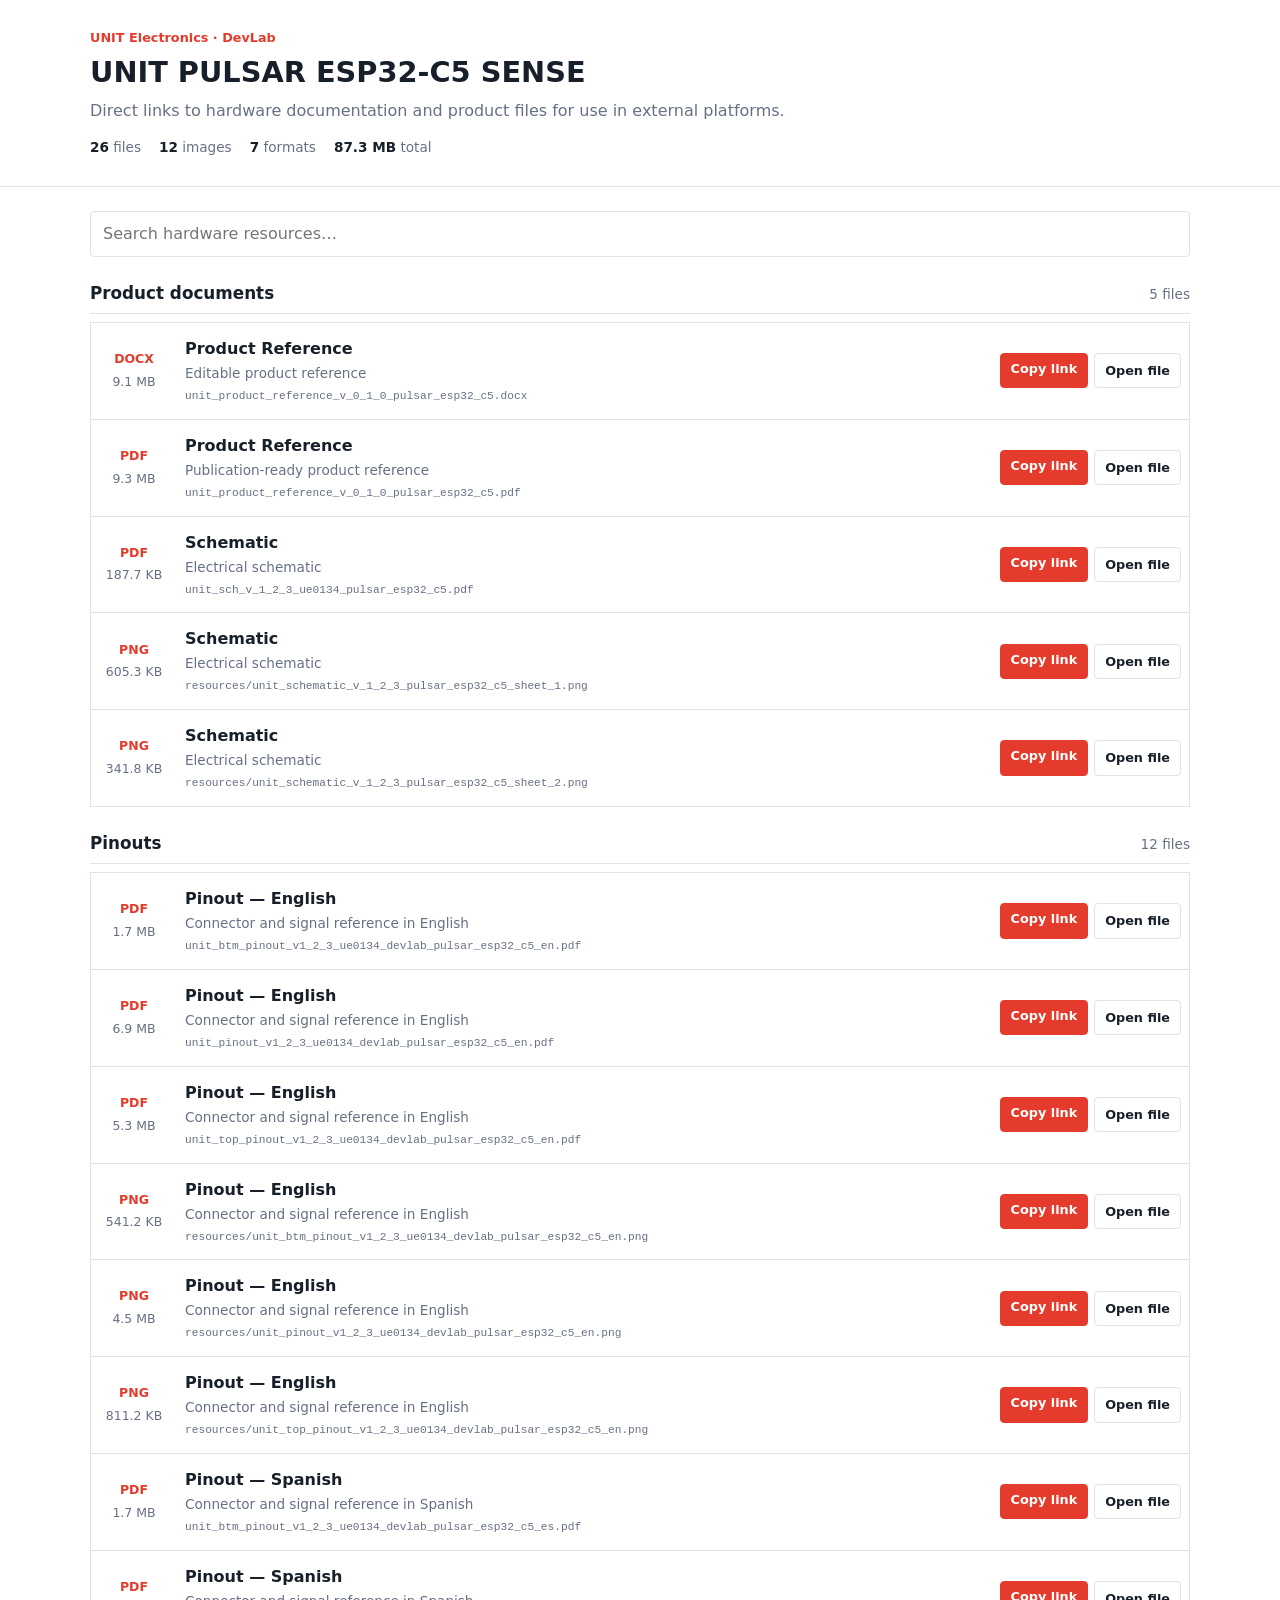
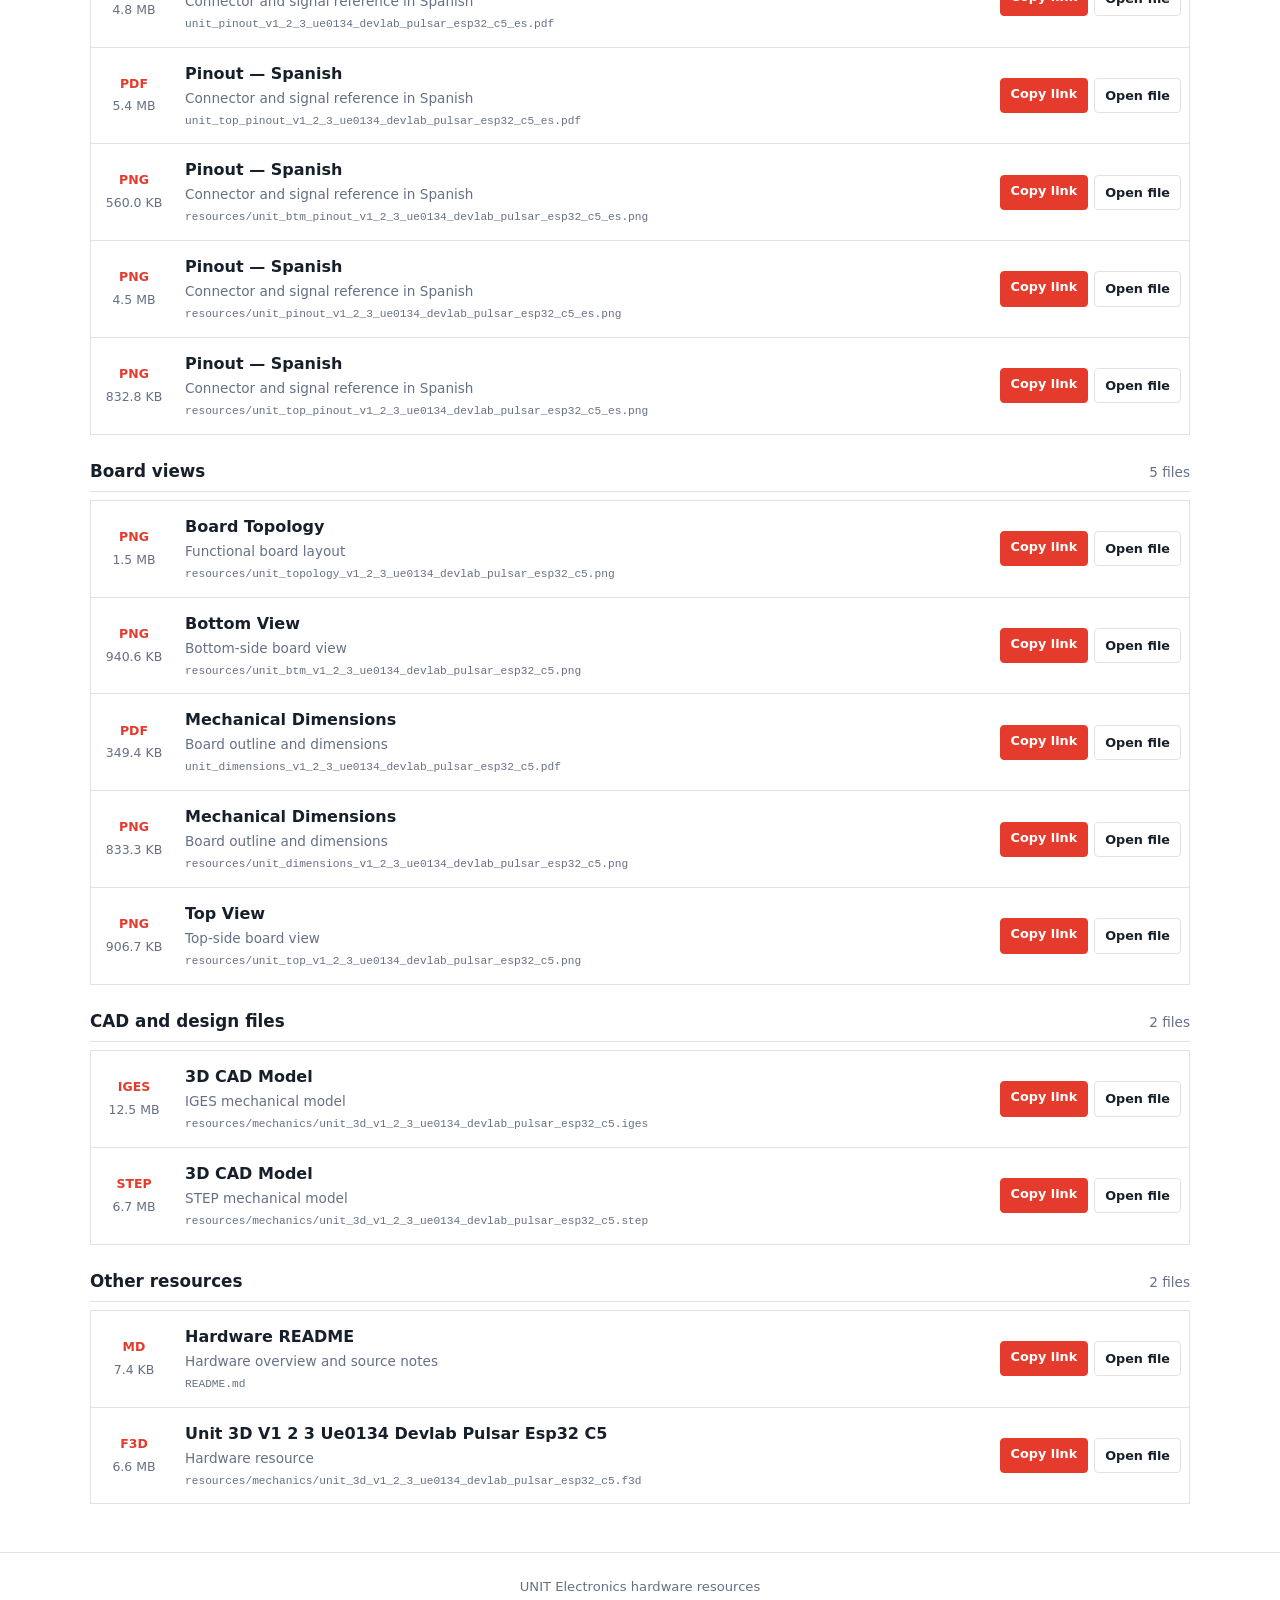
<file: docs/index.html>
<!DOCTYPE html>
<html lang="en">
<head>
  <base href="hardware/">
  <meta charset="UTF-8">
  <meta name="viewport" content="width=device-width, initial-scale=1.0">
  <meta name="description" content="UNIT PULSAR ESP32-C5 SENSE hardware documentation and downloads">
  <title>UNIT PULSAR ESP32-C5 SENSE | Hardware Resources</title>
  <style>
    :root {
      --ink: #17202a;
      --muted: #667085;
      --line: #dfe3e8;
      --brand: #e53b2c;
    }
    * { box-sizing: border-box; }
    body {
      margin: 0;
      color: var(--ink);
      font: 16px/1.5 Inter, ui-sans-serif, system-ui, -apple-system, sans-serif;
    }
    .site-header { border-bottom: 1px solid var(--line); }
    .header-content, main {
      width: min(1100px, calc(100% - 32px));
      margin: 0 auto;
    }
    .header-content { padding: 28px 0; }
    .eyebrow {
      margin: 0 0 4px;
      color: var(--brand);
      font-size: .8rem;
      font-weight: 700;
    }
    h1 { margin: 0; font-size: 1.8rem; }
    .subtitle { margin: 5px 0 0; color: var(--muted); }
    .summary {
      display: flex;
      flex-wrap: wrap;
      gap: 18px;
      margin-top: 14px;
      color: var(--muted);
      font-size: .85rem;
    }
    .summary strong { color: var(--ink); }
    main { padding: 24px 0 48px; }
    .toolbar { margin-bottom: 24px; }
    .search {
      width: 100%;
      padding: 10px 12px;
      border: 1px solid var(--line);
      border-radius: 4px;
      color: var(--ink);
      font: inherit;
    }
    .search:focus { outline: 2px solid #f6c4bf; border-color: var(--brand); }
    .resource-section { margin-top: 24px; }
    .section-heading {
      display: flex;
      align-items: baseline;
      justify-content: space-between;
      margin-bottom: 8px;
      border-bottom: 1px solid var(--line);
    }
    .section-heading h2 { margin: 0 0 7px; font-size: 1.05rem; }
    .section-heading span { color: var(--muted); font-size: .85rem; }
    .resource-list { border-top: 1px solid var(--line); }
    .resource-item {
      display: grid;
      grid-template-columns: 70px minmax(0, 1fr) auto;
      align-items: center;
      gap: 16px;
      padding: 14px 8px;
      border: 1px solid var(--line);
      border-top: 0;
    }
    .file-meta { display: grid; gap: 4px; text-align: center; }
    .file-type {
      color: var(--brand);
      font-size: .78rem;
    }
    .file-size { color: var(--muted); font-size: .78rem; }
    .resource-details { min-width: 0; }
    .resource-item h3 { margin: 0; font-size: 1rem; }
    .resource-item p {
      display: inline;
      margin: 0 8px 0 0;
      color: var(--muted);
      font-size: .85rem;
    }
    .resource-item code {
      display: block;
      overflow: hidden;
      margin-top: 3px;
      color: var(--muted);
      font-size: .7rem;
      text-overflow: ellipsis;
      white-space: nowrap;
    }
    .actions { display: flex; gap: 6px; }
    .button {
      display: inline-flex;
      justify-content: center;
      padding: 7px 10px;
      border: 1px solid var(--line);
      border-radius: 4px;
      color: var(--ink);
      background: #fff;
      cursor: pointer;
      text-decoration: none;
      font-size: .8rem;
      font-weight: 600;
      font-family: inherit;
    }
    .button:hover { border-color: #aeb4bd; }
    .button.primary { color: #fff; border-color: var(--brand); background: var(--brand); }
    .empty-state { display: none; padding: 32px 0; color: var(--muted); text-align: center; }
    footer { padding: 24px 16px; border-top: 1px solid var(--line); color: var(--muted); text-align: center; font-size: .82rem; }
    [hidden] { display: none !important; }
    .visually-hidden {
      position: absolute;
      width: 1px;
      height: 1px;
      padding: 0;
      margin: -1px;
      overflow: hidden;
      clip: rect(0, 0, 0, 0);
      white-space: nowrap;
      border: 0;
    }
    @media (max-width: 680px) {
      .resource-item { grid-template-columns: 52px minmax(0, 1fr); }
      .actions { grid-column: 1 / -1; padding-left: 68px; }
    }
  </style>
</head>
<body>
  <header class="site-header">
    <div class="header-content">
      <p class="eyebrow">UNIT Electronics · DevLab</p>
      <h1>UNIT PULSAR ESP32-C5 SENSE</h1>
      <p class="subtitle">Direct links to hardware documentation and product files for use in external platforms.</p>
      <div class="summary" aria-label="Resource summary">
        <span><strong>26</strong> files</span>
        <span><strong>12</strong> images</span>
        <span><strong>7</strong> formats</span>
        <span><strong>87.3 MB</strong> total</span>
      </div>
    </div>
  </header>
  <main>
    <div class="toolbar">
      <label for="resource-search" class="visually-hidden">Search hardware resources</label>
      <input id="resource-search" class="search" type="search" placeholder="Search hardware resources…" autocomplete="off">
    </div>

      <section class="resource-section">
        <div class="section-heading">
          <h2>Product documents</h2>
          <span>5 files</span>
        </div>
        <div class="resource-list">
        <article class="resource-item" data-search="product reference unit_product_reference_v_0_1_0_pulsar_esp32_c5.docx editable product reference">
          <div class="file-meta">
            <strong class="file-type">DOCX</strong>
            <span class="file-size">9.1 MB</span>
          </div>
          <div class="resource-details">
            <h3>Product Reference</h3>
            <p>Editable product reference</p>
            <code title="unit_product_reference_v_0_1_0_pulsar_esp32_c5.docx">unit_product_reference_v_0_1_0_pulsar_esp32_c5.docx</code>
          </div>
          <div class="actions">
            <button class="button primary copy-link" type="button" data-url="unit_product_reference_v_0_1_0_pulsar_esp32_c5.docx">Copy link</button>
            <a class="button" href="unit_product_reference_v_0_1_0_pulsar_esp32_c5.docx" target="_blank" rel="noopener">Open file</a>
          </div>
        </article>

        <article class="resource-item" data-search="product reference unit_product_reference_v_0_1_0_pulsar_esp32_c5.pdf publication-ready product reference">
          <div class="file-meta">
            <strong class="file-type">PDF</strong>
            <span class="file-size">9.3 MB</span>
          </div>
          <div class="resource-details">
            <h3>Product Reference</h3>
            <p>Publication-ready product reference</p>
            <code title="unit_product_reference_v_0_1_0_pulsar_esp32_c5.pdf">unit_product_reference_v_0_1_0_pulsar_esp32_c5.pdf</code>
          </div>
          <div class="actions">
            <button class="button primary copy-link" type="button" data-url="unit_product_reference_v_0_1_0_pulsar_esp32_c5.pdf">Copy link</button>
            <a class="button" href="unit_product_reference_v_0_1_0_pulsar_esp32_c5.pdf" target="_blank" rel="noopener">Open file</a>
          </div>
        </article>

        <article class="resource-item" data-search="schematic unit_sch_v_1_2_3_ue0134_pulsar_esp32_c5.pdf electrical schematic">
          <div class="file-meta">
            <strong class="file-type">PDF</strong>
            <span class="file-size">187.7 KB</span>
          </div>
          <div class="resource-details">
            <h3>Schematic</h3>
            <p>Electrical schematic</p>
            <code title="unit_sch_v_1_2_3_ue0134_pulsar_esp32_c5.pdf">unit_sch_v_1_2_3_ue0134_pulsar_esp32_c5.pdf</code>
          </div>
          <div class="actions">
            <button class="button primary copy-link" type="button" data-url="unit_sch_v_1_2_3_ue0134_pulsar_esp32_c5.pdf">Copy link</button>
            <a class="button" href="unit_sch_v_1_2_3_ue0134_pulsar_esp32_c5.pdf" target="_blank" rel="noopener">Open file</a>
          </div>
        </article>

        <article class="resource-item" data-search="schematic resources/unit_schematic_v_1_2_3_pulsar_esp32_c5_sheet_1.png electrical schematic">
          <div class="file-meta">
            <strong class="file-type">PNG</strong>
            <span class="file-size">605.3 KB</span>
          </div>
          <div class="resource-details">
            <h3>Schematic</h3>
            <p>Electrical schematic</p>
            <code title="resources/unit_schematic_v_1_2_3_pulsar_esp32_c5_sheet_1.png">resources/unit_schematic_v_1_2_3_pulsar_esp32_c5_sheet_1.png</code>
          </div>
          <div class="actions">
            <button class="button primary copy-link" type="button" data-url="resources/unit_schematic_v_1_2_3_pulsar_esp32_c5_sheet_1.png">Copy link</button>
            <a class="button" href="resources/unit_schematic_v_1_2_3_pulsar_esp32_c5_sheet_1.png" target="_blank" rel="noopener">Open file</a>
          </div>
        </article>

        <article class="resource-item" data-search="schematic resources/unit_schematic_v_1_2_3_pulsar_esp32_c5_sheet_2.png electrical schematic">
          <div class="file-meta">
            <strong class="file-type">PNG</strong>
            <span class="file-size">341.8 KB</span>
          </div>
          <div class="resource-details">
            <h3>Schematic</h3>
            <p>Electrical schematic</p>
            <code title="resources/unit_schematic_v_1_2_3_pulsar_esp32_c5_sheet_2.png">resources/unit_schematic_v_1_2_3_pulsar_esp32_c5_sheet_2.png</code>
          </div>
          <div class="actions">
            <button class="button primary copy-link" type="button" data-url="resources/unit_schematic_v_1_2_3_pulsar_esp32_c5_sheet_2.png">Copy link</button>
            <a class="button" href="resources/unit_schematic_v_1_2_3_pulsar_esp32_c5_sheet_2.png" target="_blank" rel="noopener">Open file</a>
          </div>
        </article>
        </div>
      </section>
      <section class="resource-section">
        <div class="section-heading">
          <h2>Pinouts</h2>
          <span>12 files</span>
        </div>
        <div class="resource-list">
        <article class="resource-item" data-search="pinout — english unit_btm_pinout_v1_2_3_ue0134_devlab_pulsar_esp32_c5_en.pdf connector and signal reference in english">
          <div class="file-meta">
            <strong class="file-type">PDF</strong>
            <span class="file-size">1.7 MB</span>
          </div>
          <div class="resource-details">
            <h3>Pinout — English</h3>
            <p>Connector and signal reference in English</p>
            <code title="unit_btm_pinout_v1_2_3_ue0134_devlab_pulsar_esp32_c5_en.pdf">unit_btm_pinout_v1_2_3_ue0134_devlab_pulsar_esp32_c5_en.pdf</code>
          </div>
          <div class="actions">
            <button class="button primary copy-link" type="button" data-url="unit_btm_pinout_v1_2_3_ue0134_devlab_pulsar_esp32_c5_en.pdf">Copy link</button>
            <a class="button" href="unit_btm_pinout_v1_2_3_ue0134_devlab_pulsar_esp32_c5_en.pdf" target="_blank" rel="noopener">Open file</a>
          </div>
        </article>

        <article class="resource-item" data-search="pinout — english unit_pinout_v1_2_3_ue0134_devlab_pulsar_esp32_c5_en.pdf connector and signal reference in english">
          <div class="file-meta">
            <strong class="file-type">PDF</strong>
            <span class="file-size">6.9 MB</span>
          </div>
          <div class="resource-details">
            <h3>Pinout — English</h3>
            <p>Connector and signal reference in English</p>
            <code title="unit_pinout_v1_2_3_ue0134_devlab_pulsar_esp32_c5_en.pdf">unit_pinout_v1_2_3_ue0134_devlab_pulsar_esp32_c5_en.pdf</code>
          </div>
          <div class="actions">
            <button class="button primary copy-link" type="button" data-url="unit_pinout_v1_2_3_ue0134_devlab_pulsar_esp32_c5_en.pdf">Copy link</button>
            <a class="button" href="unit_pinout_v1_2_3_ue0134_devlab_pulsar_esp32_c5_en.pdf" target="_blank" rel="noopener">Open file</a>
          </div>
        </article>

        <article class="resource-item" data-search="pinout — english unit_top_pinout_v1_2_3_ue0134_devlab_pulsar_esp32_c5_en.pdf connector and signal reference in english">
          <div class="file-meta">
            <strong class="file-type">PDF</strong>
            <span class="file-size">5.3 MB</span>
          </div>
          <div class="resource-details">
            <h3>Pinout — English</h3>
            <p>Connector and signal reference in English</p>
            <code title="unit_top_pinout_v1_2_3_ue0134_devlab_pulsar_esp32_c5_en.pdf">unit_top_pinout_v1_2_3_ue0134_devlab_pulsar_esp32_c5_en.pdf</code>
          </div>
          <div class="actions">
            <button class="button primary copy-link" type="button" data-url="unit_top_pinout_v1_2_3_ue0134_devlab_pulsar_esp32_c5_en.pdf">Copy link</button>
            <a class="button" href="unit_top_pinout_v1_2_3_ue0134_devlab_pulsar_esp32_c5_en.pdf" target="_blank" rel="noopener">Open file</a>
          </div>
        </article>

        <article class="resource-item" data-search="pinout — english resources/unit_btm_pinout_v1_2_3_ue0134_devlab_pulsar_esp32_c5_en.png connector and signal reference in english">
          <div class="file-meta">
            <strong class="file-type">PNG</strong>
            <span class="file-size">541.2 KB</span>
          </div>
          <div class="resource-details">
            <h3>Pinout — English</h3>
            <p>Connector and signal reference in English</p>
            <code title="resources/unit_btm_pinout_v1_2_3_ue0134_devlab_pulsar_esp32_c5_en.png">resources/unit_btm_pinout_v1_2_3_ue0134_devlab_pulsar_esp32_c5_en.png</code>
          </div>
          <div class="actions">
            <button class="button primary copy-link" type="button" data-url="resources/unit_btm_pinout_v1_2_3_ue0134_devlab_pulsar_esp32_c5_en.png">Copy link</button>
            <a class="button" href="resources/unit_btm_pinout_v1_2_3_ue0134_devlab_pulsar_esp32_c5_en.png" target="_blank" rel="noopener">Open file</a>
          </div>
        </article>

        <article class="resource-item" data-search="pinout — english resources/unit_pinout_v1_2_3_ue0134_devlab_pulsar_esp32_c5_en.png connector and signal reference in english">
          <div class="file-meta">
            <strong class="file-type">PNG</strong>
            <span class="file-size">4.5 MB</span>
          </div>
          <div class="resource-details">
            <h3>Pinout — English</h3>
            <p>Connector and signal reference in English</p>
            <code title="resources/unit_pinout_v1_2_3_ue0134_devlab_pulsar_esp32_c5_en.png">resources/unit_pinout_v1_2_3_ue0134_devlab_pulsar_esp32_c5_en.png</code>
          </div>
          <div class="actions">
            <button class="button primary copy-link" type="button" data-url="resources/unit_pinout_v1_2_3_ue0134_devlab_pulsar_esp32_c5_en.png">Copy link</button>
            <a class="button" href="resources/unit_pinout_v1_2_3_ue0134_devlab_pulsar_esp32_c5_en.png" target="_blank" rel="noopener">Open file</a>
          </div>
        </article>

        <article class="resource-item" data-search="pinout — english resources/unit_top_pinout_v1_2_3_ue0134_devlab_pulsar_esp32_c5_en.png connector and signal reference in english">
          <div class="file-meta">
            <strong class="file-type">PNG</strong>
            <span class="file-size">811.2 KB</span>
          </div>
          <div class="resource-details">
            <h3>Pinout — English</h3>
            <p>Connector and signal reference in English</p>
            <code title="resources/unit_top_pinout_v1_2_3_ue0134_devlab_pulsar_esp32_c5_en.png">resources/unit_top_pinout_v1_2_3_ue0134_devlab_pulsar_esp32_c5_en.png</code>
          </div>
          <div class="actions">
            <button class="button primary copy-link" type="button" data-url="resources/unit_top_pinout_v1_2_3_ue0134_devlab_pulsar_esp32_c5_en.png">Copy link</button>
            <a class="button" href="resources/unit_top_pinout_v1_2_3_ue0134_devlab_pulsar_esp32_c5_en.png" target="_blank" rel="noopener">Open file</a>
          </div>
        </article>

        <article class="resource-item" data-search="pinout — spanish unit_btm_pinout_v1_2_3_ue0134_devlab_pulsar_esp32_c5_es.pdf connector and signal reference in spanish">
          <div class="file-meta">
            <strong class="file-type">PDF</strong>
            <span class="file-size">1.7 MB</span>
          </div>
          <div class="resource-details">
            <h3>Pinout — Spanish</h3>
            <p>Connector and signal reference in Spanish</p>
            <code title="unit_btm_pinout_v1_2_3_ue0134_devlab_pulsar_esp32_c5_es.pdf">unit_btm_pinout_v1_2_3_ue0134_devlab_pulsar_esp32_c5_es.pdf</code>
          </div>
          <div class="actions">
            <button class="button primary copy-link" type="button" data-url="unit_btm_pinout_v1_2_3_ue0134_devlab_pulsar_esp32_c5_es.pdf">Copy link</button>
            <a class="button" href="unit_btm_pinout_v1_2_3_ue0134_devlab_pulsar_esp32_c5_es.pdf" target="_blank" rel="noopener">Open file</a>
          </div>
        </article>

        <article class="resource-item" data-search="pinout — spanish unit_pinout_v1_2_3_ue0134_devlab_pulsar_esp32_c5_es.pdf connector and signal reference in spanish">
          <div class="file-meta">
            <strong class="file-type">PDF</strong>
            <span class="file-size">4.8 MB</span>
          </div>
          <div class="resource-details">
            <h3>Pinout — Spanish</h3>
            <p>Connector and signal reference in Spanish</p>
            <code title="unit_pinout_v1_2_3_ue0134_devlab_pulsar_esp32_c5_es.pdf">unit_pinout_v1_2_3_ue0134_devlab_pulsar_esp32_c5_es.pdf</code>
          </div>
          <div class="actions">
            <button class="button primary copy-link" type="button" data-url="unit_pinout_v1_2_3_ue0134_devlab_pulsar_esp32_c5_es.pdf">Copy link</button>
            <a class="button" href="unit_pinout_v1_2_3_ue0134_devlab_pulsar_esp32_c5_es.pdf" target="_blank" rel="noopener">Open file</a>
          </div>
        </article>

        <article class="resource-item" data-search="pinout — spanish unit_top_pinout_v1_2_3_ue0134_devlab_pulsar_esp32_c5_es.pdf connector and signal reference in spanish">
          <div class="file-meta">
            <strong class="file-type">PDF</strong>
            <span class="file-size">5.4 MB</span>
          </div>
          <div class="resource-details">
            <h3>Pinout — Spanish</h3>
            <p>Connector and signal reference in Spanish</p>
            <code title="unit_top_pinout_v1_2_3_ue0134_devlab_pulsar_esp32_c5_es.pdf">unit_top_pinout_v1_2_3_ue0134_devlab_pulsar_esp32_c5_es.pdf</code>
          </div>
          <div class="actions">
            <button class="button primary copy-link" type="button" data-url="unit_top_pinout_v1_2_3_ue0134_devlab_pulsar_esp32_c5_es.pdf">Copy link</button>
            <a class="button" href="unit_top_pinout_v1_2_3_ue0134_devlab_pulsar_esp32_c5_es.pdf" target="_blank" rel="noopener">Open file</a>
          </div>
        </article>

        <article class="resource-item" data-search="pinout — spanish resources/unit_btm_pinout_v1_2_3_ue0134_devlab_pulsar_esp32_c5_es.png connector and signal reference in spanish">
          <div class="file-meta">
            <strong class="file-type">PNG</strong>
            <span class="file-size">560.0 KB</span>
          </div>
          <div class="resource-details">
            <h3>Pinout — Spanish</h3>
            <p>Connector and signal reference in Spanish</p>
            <code title="resources/unit_btm_pinout_v1_2_3_ue0134_devlab_pulsar_esp32_c5_es.png">resources/unit_btm_pinout_v1_2_3_ue0134_devlab_pulsar_esp32_c5_es.png</code>
          </div>
          <div class="actions">
            <button class="button primary copy-link" type="button" data-url="resources/unit_btm_pinout_v1_2_3_ue0134_devlab_pulsar_esp32_c5_es.png">Copy link</button>
            <a class="button" href="resources/unit_btm_pinout_v1_2_3_ue0134_devlab_pulsar_esp32_c5_es.png" target="_blank" rel="noopener">Open file</a>
          </div>
        </article>

        <article class="resource-item" data-search="pinout — spanish resources/unit_pinout_v1_2_3_ue0134_devlab_pulsar_esp32_c5_es.png connector and signal reference in spanish">
          <div class="file-meta">
            <strong class="file-type">PNG</strong>
            <span class="file-size">4.5 MB</span>
          </div>
          <div class="resource-details">
            <h3>Pinout — Spanish</h3>
            <p>Connector and signal reference in Spanish</p>
            <code title="resources/unit_pinout_v1_2_3_ue0134_devlab_pulsar_esp32_c5_es.png">resources/unit_pinout_v1_2_3_ue0134_devlab_pulsar_esp32_c5_es.png</code>
          </div>
          <div class="actions">
            <button class="button primary copy-link" type="button" data-url="resources/unit_pinout_v1_2_3_ue0134_devlab_pulsar_esp32_c5_es.png">Copy link</button>
            <a class="button" href="resources/unit_pinout_v1_2_3_ue0134_devlab_pulsar_esp32_c5_es.png" target="_blank" rel="noopener">Open file</a>
          </div>
        </article>

        <article class="resource-item" data-search="pinout — spanish resources/unit_top_pinout_v1_2_3_ue0134_devlab_pulsar_esp32_c5_es.png connector and signal reference in spanish">
          <div class="file-meta">
            <strong class="file-type">PNG</strong>
            <span class="file-size">832.8 KB</span>
          </div>
          <div class="resource-details">
            <h3>Pinout — Spanish</h3>
            <p>Connector and signal reference in Spanish</p>
            <code title="resources/unit_top_pinout_v1_2_3_ue0134_devlab_pulsar_esp32_c5_es.png">resources/unit_top_pinout_v1_2_3_ue0134_devlab_pulsar_esp32_c5_es.png</code>
          </div>
          <div class="actions">
            <button class="button primary copy-link" type="button" data-url="resources/unit_top_pinout_v1_2_3_ue0134_devlab_pulsar_esp32_c5_es.png">Copy link</button>
            <a class="button" href="resources/unit_top_pinout_v1_2_3_ue0134_devlab_pulsar_esp32_c5_es.png" target="_blank" rel="noopener">Open file</a>
          </div>
        </article>
        </div>
      </section>
      <section class="resource-section">
        <div class="section-heading">
          <h2>Board views</h2>
          <span>5 files</span>
        </div>
        <div class="resource-list">
        <article class="resource-item" data-search="board topology resources/unit_topology_v1_2_3_ue0134_devlab_pulsar_esp32_c5.png functional board layout">
          <div class="file-meta">
            <strong class="file-type">PNG</strong>
            <span class="file-size">1.5 MB</span>
          </div>
          <div class="resource-details">
            <h3>Board Topology</h3>
            <p>Functional board layout</p>
            <code title="resources/unit_topology_v1_2_3_ue0134_devlab_pulsar_esp32_c5.png">resources/unit_topology_v1_2_3_ue0134_devlab_pulsar_esp32_c5.png</code>
          </div>
          <div class="actions">
            <button class="button primary copy-link" type="button" data-url="resources/unit_topology_v1_2_3_ue0134_devlab_pulsar_esp32_c5.png">Copy link</button>
            <a class="button" href="resources/unit_topology_v1_2_3_ue0134_devlab_pulsar_esp32_c5.png" target="_blank" rel="noopener">Open file</a>
          </div>
        </article>

        <article class="resource-item" data-search="bottom view resources/unit_btm_v1_2_3_ue0134_devlab_pulsar_esp32_c5.png bottom-side board view">
          <div class="file-meta">
            <strong class="file-type">PNG</strong>
            <span class="file-size">940.6 KB</span>
          </div>
          <div class="resource-details">
            <h3>Bottom View</h3>
            <p>Bottom-side board view</p>
            <code title="resources/unit_btm_v1_2_3_ue0134_devlab_pulsar_esp32_c5.png">resources/unit_btm_v1_2_3_ue0134_devlab_pulsar_esp32_c5.png</code>
          </div>
          <div class="actions">
            <button class="button primary copy-link" type="button" data-url="resources/unit_btm_v1_2_3_ue0134_devlab_pulsar_esp32_c5.png">Copy link</button>
            <a class="button" href="resources/unit_btm_v1_2_3_ue0134_devlab_pulsar_esp32_c5.png" target="_blank" rel="noopener">Open file</a>
          </div>
        </article>

        <article class="resource-item" data-search="mechanical dimensions unit_dimensions_v1_2_3_ue0134_devlab_pulsar_esp32_c5.pdf board outline and dimensions">
          <div class="file-meta">
            <strong class="file-type">PDF</strong>
            <span class="file-size">349.4 KB</span>
          </div>
          <div class="resource-details">
            <h3>Mechanical Dimensions</h3>
            <p>Board outline and dimensions</p>
            <code title="unit_dimensions_v1_2_3_ue0134_devlab_pulsar_esp32_c5.pdf">unit_dimensions_v1_2_3_ue0134_devlab_pulsar_esp32_c5.pdf</code>
          </div>
          <div class="actions">
            <button class="button primary copy-link" type="button" data-url="unit_dimensions_v1_2_3_ue0134_devlab_pulsar_esp32_c5.pdf">Copy link</button>
            <a class="button" href="unit_dimensions_v1_2_3_ue0134_devlab_pulsar_esp32_c5.pdf" target="_blank" rel="noopener">Open file</a>
          </div>
        </article>

        <article class="resource-item" data-search="mechanical dimensions resources/unit_dimensions_v1_2_3_ue0134_devlab_pulsar_esp32_c5.png board outline and dimensions">
          <div class="file-meta">
            <strong class="file-type">PNG</strong>
            <span class="file-size">833.3 KB</span>
          </div>
          <div class="resource-details">
            <h3>Mechanical Dimensions</h3>
            <p>Board outline and dimensions</p>
            <code title="resources/unit_dimensions_v1_2_3_ue0134_devlab_pulsar_esp32_c5.png">resources/unit_dimensions_v1_2_3_ue0134_devlab_pulsar_esp32_c5.png</code>
          </div>
          <div class="actions">
            <button class="button primary copy-link" type="button" data-url="resources/unit_dimensions_v1_2_3_ue0134_devlab_pulsar_esp32_c5.png">Copy link</button>
            <a class="button" href="resources/unit_dimensions_v1_2_3_ue0134_devlab_pulsar_esp32_c5.png" target="_blank" rel="noopener">Open file</a>
          </div>
        </article>

        <article class="resource-item" data-search="top view resources/unit_top_v1_2_3_ue0134_devlab_pulsar_esp32_c5.png top-side board view">
          <div class="file-meta">
            <strong class="file-type">PNG</strong>
            <span class="file-size">906.7 KB</span>
          </div>
          <div class="resource-details">
            <h3>Top View</h3>
            <p>Top-side board view</p>
            <code title="resources/unit_top_v1_2_3_ue0134_devlab_pulsar_esp32_c5.png">resources/unit_top_v1_2_3_ue0134_devlab_pulsar_esp32_c5.png</code>
          </div>
          <div class="actions">
            <button class="button primary copy-link" type="button" data-url="resources/unit_top_v1_2_3_ue0134_devlab_pulsar_esp32_c5.png">Copy link</button>
            <a class="button" href="resources/unit_top_v1_2_3_ue0134_devlab_pulsar_esp32_c5.png" target="_blank" rel="noopener">Open file</a>
          </div>
        </article>
        </div>
      </section>
      <section class="resource-section">
        <div class="section-heading">
          <h2>CAD and design files</h2>
          <span>2 files</span>
        </div>
        <div class="resource-list">
        <article class="resource-item" data-search="3d cad model resources/mechanics/unit_3d_v1_2_3_ue0134_devlab_pulsar_esp32_c5.iges iges mechanical model">
          <div class="file-meta">
            <strong class="file-type">IGES</strong>
            <span class="file-size">12.5 MB</span>
          </div>
          <div class="resource-details">
            <h3>3D CAD Model</h3>
            <p>IGES mechanical model</p>
            <code title="resources/mechanics/unit_3d_v1_2_3_ue0134_devlab_pulsar_esp32_c5.iges">resources/mechanics/unit_3d_v1_2_3_ue0134_devlab_pulsar_esp32_c5.iges</code>
          </div>
          <div class="actions">
            <button class="button primary copy-link" type="button" data-url="resources/mechanics/unit_3d_v1_2_3_ue0134_devlab_pulsar_esp32_c5.iges">Copy link</button>
            <a class="button" href="resources/mechanics/unit_3d_v1_2_3_ue0134_devlab_pulsar_esp32_c5.iges" target="_blank" rel="noopener">Open file</a>
          </div>
        </article>

        <article class="resource-item" data-search="3d cad model resources/mechanics/unit_3d_v1_2_3_ue0134_devlab_pulsar_esp32_c5.step step mechanical model">
          <div class="file-meta">
            <strong class="file-type">STEP</strong>
            <span class="file-size">6.7 MB</span>
          </div>
          <div class="resource-details">
            <h3>3D CAD Model</h3>
            <p>STEP mechanical model</p>
            <code title="resources/mechanics/unit_3d_v1_2_3_ue0134_devlab_pulsar_esp32_c5.step">resources/mechanics/unit_3d_v1_2_3_ue0134_devlab_pulsar_esp32_c5.step</code>
          </div>
          <div class="actions">
            <button class="button primary copy-link" type="button" data-url="resources/mechanics/unit_3d_v1_2_3_ue0134_devlab_pulsar_esp32_c5.step">Copy link</button>
            <a class="button" href="resources/mechanics/unit_3d_v1_2_3_ue0134_devlab_pulsar_esp32_c5.step" target="_blank" rel="noopener">Open file</a>
          </div>
        </article>
        </div>
      </section>
      <section class="resource-section">
        <div class="section-heading">
          <h2>Other resources</h2>
          <span>2 files</span>
        </div>
        <div class="resource-list">
        <article class="resource-item" data-search="hardware readme readme.md hardware overview and source notes">
          <div class="file-meta">
            <strong class="file-type">MD</strong>
            <span class="file-size">7.4 KB</span>
          </div>
          <div class="resource-details">
            <h3>Hardware README</h3>
            <p>Hardware overview and source notes</p>
            <code title="README.md">README.md</code>
          </div>
          <div class="actions">
            <button class="button primary copy-link" type="button" data-url="README.md">Copy link</button>
            <a class="button" href="README.md" target="_blank" rel="noopener">Open file</a>
          </div>
        </article>

        <article class="resource-item" data-search="unit 3d v1 2 3 ue0134 devlab pulsar esp32 c5 resources/mechanics/unit_3d_v1_2_3_ue0134_devlab_pulsar_esp32_c5.f3d hardware resource">
          <div class="file-meta">
            <strong class="file-type">F3D</strong>
            <span class="file-size">6.6 MB</span>
          </div>
          <div class="resource-details">
            <h3>Unit 3D V1 2 3 Ue0134 Devlab Pulsar Esp32 C5</h3>
            <p>Hardware resource</p>
            <code title="resources/mechanics/unit_3d_v1_2_3_ue0134_devlab_pulsar_esp32_c5.f3d">resources/mechanics/unit_3d_v1_2_3_ue0134_devlab_pulsar_esp32_c5.f3d</code>
          </div>
          <div class="actions">
            <button class="button primary copy-link" type="button" data-url="resources/mechanics/unit_3d_v1_2_3_ue0134_devlab_pulsar_esp32_c5.f3d">Copy link</button>
            <a class="button" href="resources/mechanics/unit_3d_v1_2_3_ue0134_devlab_pulsar_esp32_c5.f3d" target="_blank" rel="noopener">Open file</a>
          </div>
        </article>
        </div>
      </section>
    <p id="empty-state" class="empty-state">No resources match your search.</p>
  </main>
  <footer>UNIT Electronics hardware resources</footer>
  <script>
    const search = document.getElementById('resource-search');
    const sections = [...document.querySelectorAll('.resource-section')];
    const emptyState = document.getElementById('empty-state');
    const copyText = async (text) => {
      try {
        await navigator.clipboard.writeText(text);
      } catch (error) {
        const input = document.createElement('textarea');
        input.value = text;
        input.style.position = 'fixed';
        input.style.opacity = '0';
        document.body.appendChild(input);
        input.select();
        document.execCommand('copy');
        input.remove();
      }
    };
    document.querySelectorAll('.copy-link').forEach((button) => {
      button.addEventListener('click', async () => {
        const absoluteUrl = new URL(button.dataset.url, document.baseURI).href;
        await copyText(absoluteUrl);
        const originalLabel = button.textContent;
        button.textContent = 'Copied';
        setTimeout(() => { button.textContent = originalLabel; }, 1600);
      });
    });
    search.addEventListener('input', () => {
      const query = search.value.trim().toLowerCase();
      let visibleCards = 0;
      sections.forEach((section) => {
        let sectionCards = 0;
        section.querySelectorAll('.resource-item').forEach((card) => {
          const match = card.dataset.search.includes(query);
          card.hidden = !match;
          sectionCards += Number(match);
        });
        section.hidden = sectionCards === 0;
        visibleCards += sectionCards;
      });
      emptyState.style.display = visibleCards ? 'none' : 'block';
    });
  </script>
</body>
</html>
</file>
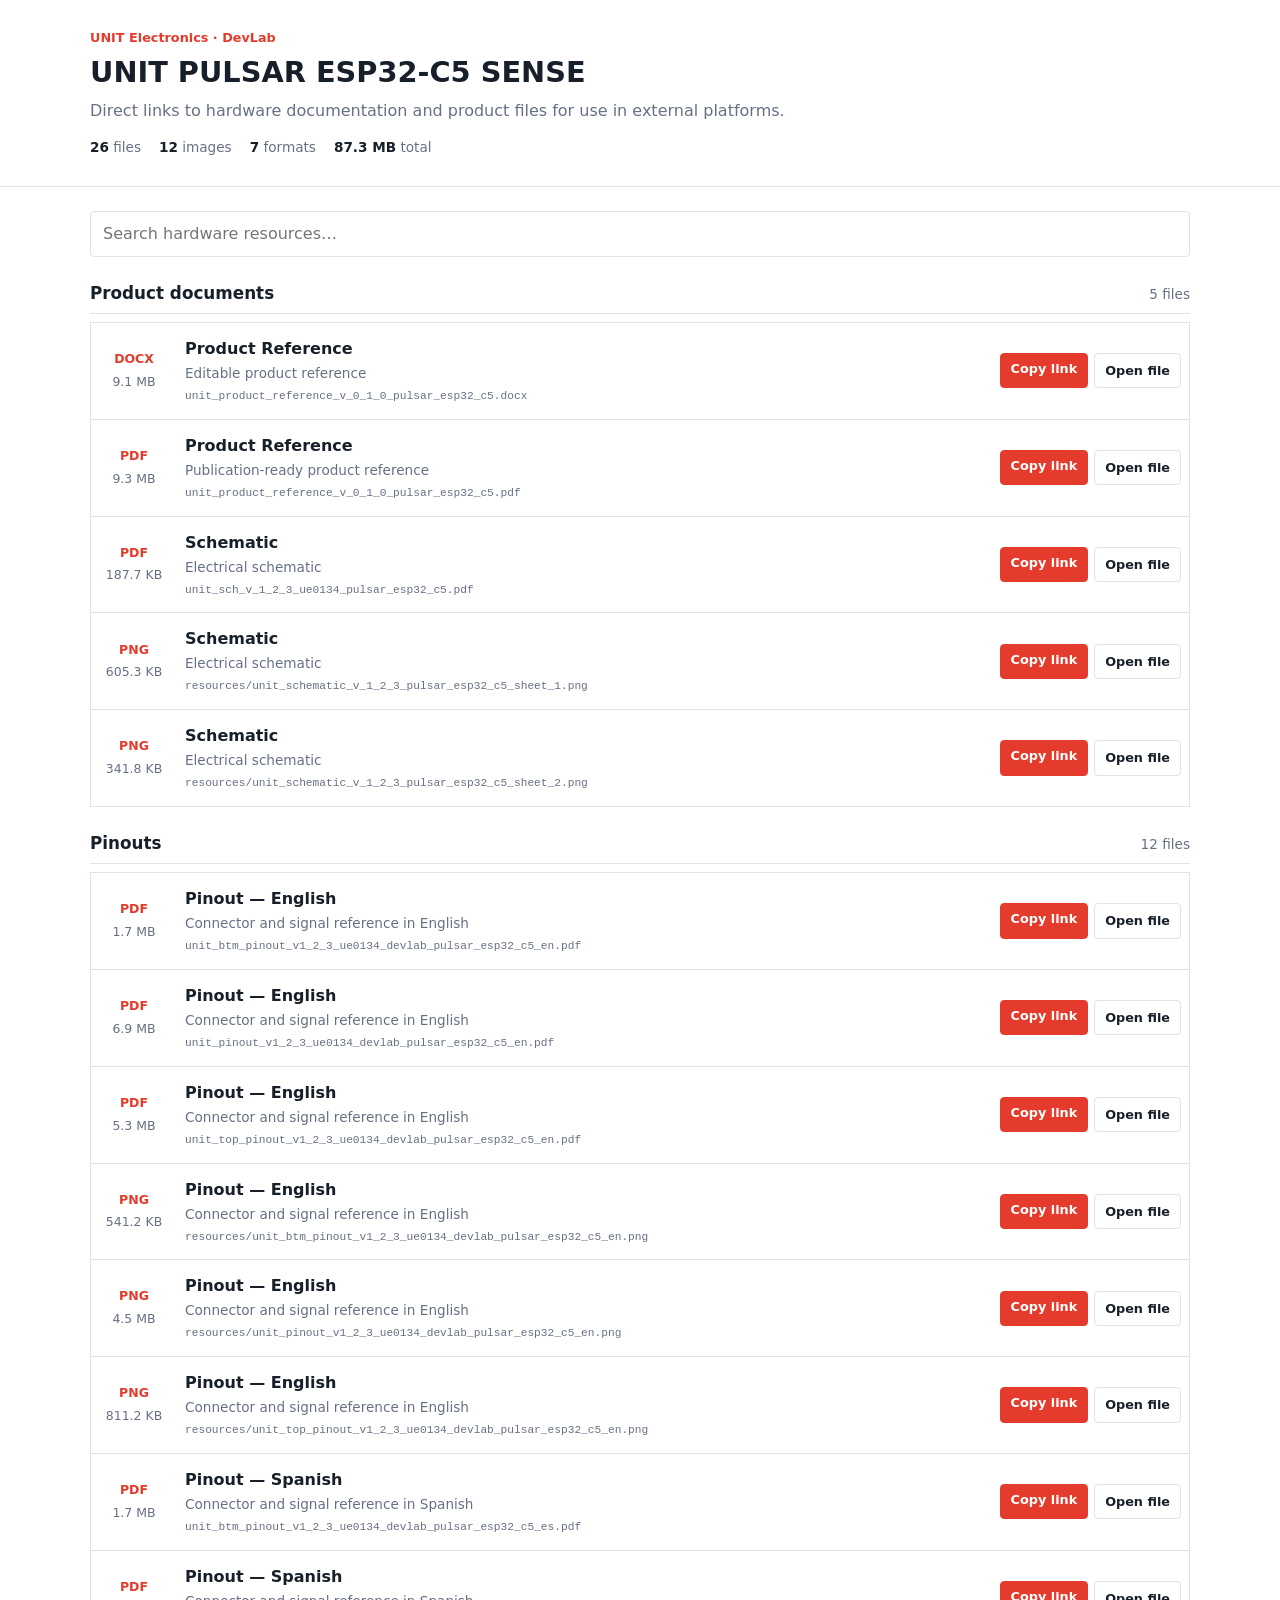
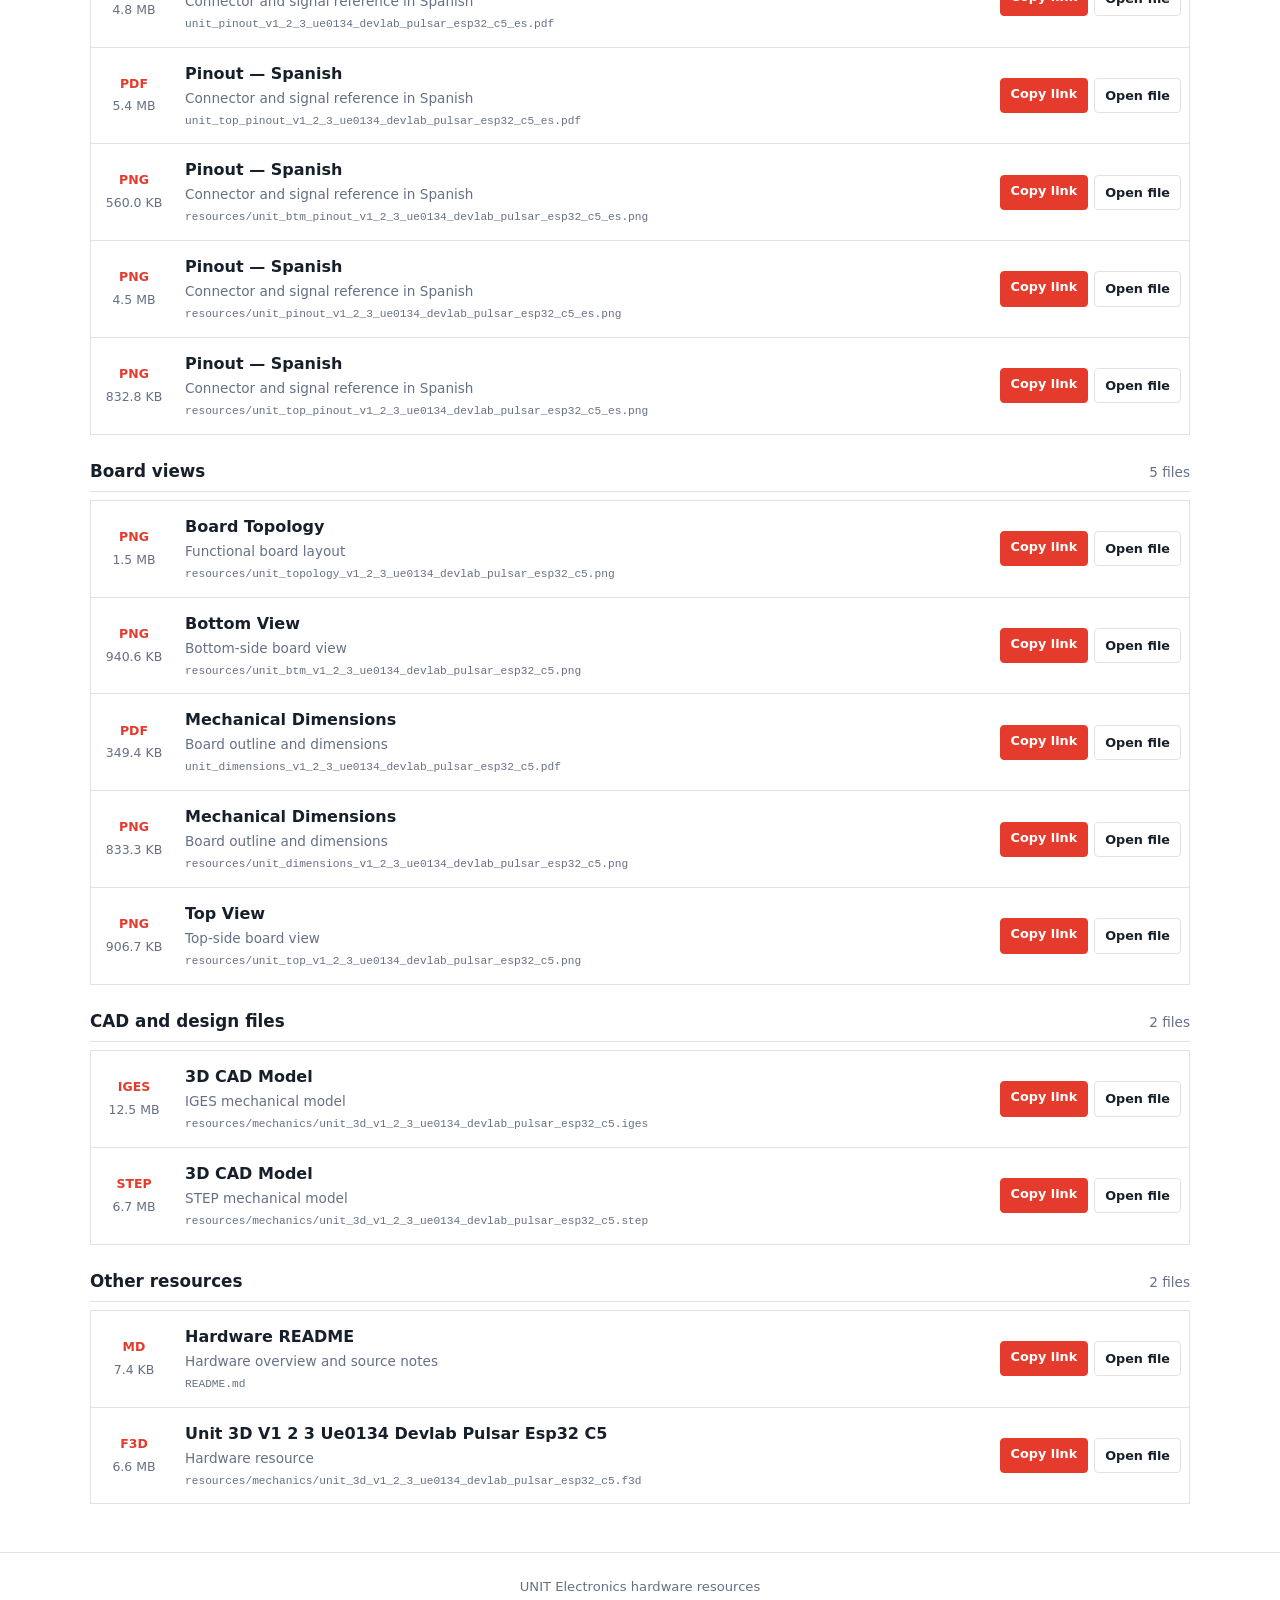
<file: docs/hardware/index.html>
<!DOCTYPE html>
<html lang="en">
<head>
  <meta charset="UTF-8">
  <meta name="viewport" content="width=device-width, initial-scale=1.0">
  <meta name="description" content="UNIT PULSAR ESP32-C5 SENSE hardware documentation and downloads">
  <title>UNIT PULSAR ESP32-C5 SENSE | Hardware Resources</title>
  <style>
    :root {
      --ink: #17202a;
      --muted: #667085;
      --line: #dfe3e8;
      --brand: #e53b2c;
    }
    * { box-sizing: border-box; }
    body {
      margin: 0;
      color: var(--ink);
      font: 16px/1.5 Inter, ui-sans-serif, system-ui, -apple-system, sans-serif;
    }
    .site-header { border-bottom: 1px solid var(--line); }
    .header-content, main {
      width: min(1100px, calc(100% - 32px));
      margin: 0 auto;
    }
    .header-content { padding: 28px 0; }
    .eyebrow {
      margin: 0 0 4px;
      color: var(--brand);
      font-size: .8rem;
      font-weight: 700;
    }
    h1 { margin: 0; font-size: 1.8rem; }
    .subtitle { margin: 5px 0 0; color: var(--muted); }
    .summary {
      display: flex;
      flex-wrap: wrap;
      gap: 18px;
      margin-top: 14px;
      color: var(--muted);
      font-size: .85rem;
    }
    .summary strong { color: var(--ink); }
    main { padding: 24px 0 48px; }
    .toolbar { margin-bottom: 24px; }
    .search {
      width: 100%;
      padding: 10px 12px;
      border: 1px solid var(--line);
      border-radius: 4px;
      color: var(--ink);
      font: inherit;
    }
    .search:focus { outline: 2px solid #f6c4bf; border-color: var(--brand); }
    .resource-section { margin-top: 24px; }
    .section-heading {
      display: flex;
      align-items: baseline;
      justify-content: space-between;
      margin-bottom: 8px;
      border-bottom: 1px solid var(--line);
    }
    .section-heading h2 { margin: 0 0 7px; font-size: 1.05rem; }
    .section-heading span { color: var(--muted); font-size: .85rem; }
    .resource-list { border-top: 1px solid var(--line); }
    .resource-item {
      display: grid;
      grid-template-columns: 70px minmax(0, 1fr) auto;
      align-items: center;
      gap: 16px;
      padding: 14px 8px;
      border: 1px solid var(--line);
      border-top: 0;
    }
    .file-meta { display: grid; gap: 4px; text-align: center; }
    .file-type {
      color: var(--brand);
      font-size: .78rem;
    }
    .file-size { color: var(--muted); font-size: .78rem; }
    .resource-details { min-width: 0; }
    .resource-item h3 { margin: 0; font-size: 1rem; }
    .resource-item p {
      display: inline;
      margin: 0 8px 0 0;
      color: var(--muted);
      font-size: .85rem;
    }
    .resource-item code {
      display: block;
      overflow: hidden;
      margin-top: 3px;
      color: var(--muted);
      font-size: .7rem;
      text-overflow: ellipsis;
      white-space: nowrap;
    }
    .actions { display: flex; gap: 6px; }
    .button {
      display: inline-flex;
      justify-content: center;
      padding: 7px 10px;
      border: 1px solid var(--line);
      border-radius: 4px;
      color: var(--ink);
      background: #fff;
      cursor: pointer;
      text-decoration: none;
      font-size: .8rem;
      font-weight: 600;
      font-family: inherit;
    }
    .button:hover { border-color: #aeb4bd; }
    .button.primary { color: #fff; border-color: var(--brand); background: var(--brand); }
    .empty-state { display: none; padding: 32px 0; color: var(--muted); text-align: center; }
    footer { padding: 24px 16px; border-top: 1px solid var(--line); color: var(--muted); text-align: center; font-size: .82rem; }
    [hidden] { display: none !important; }
    .visually-hidden {
      position: absolute;
      width: 1px;
      height: 1px;
      padding: 0;
      margin: -1px;
      overflow: hidden;
      clip: rect(0, 0, 0, 0);
      white-space: nowrap;
      border: 0;
    }
    @media (max-width: 680px) {
      .resource-item { grid-template-columns: 52px minmax(0, 1fr); }
      .actions { grid-column: 1 / -1; padding-left: 68px; }
    }
  </style>
</head>
<body>
  <header class="site-header">
    <div class="header-content">
      <p class="eyebrow">UNIT Electronics · DevLab</p>
      <h1>UNIT PULSAR ESP32-C5 SENSE</h1>
      <p class="subtitle">Direct links to hardware documentation and product files for use in external platforms.</p>
      <div class="summary" aria-label="Resource summary">
        <span><strong>26</strong> files</span>
        <span><strong>12</strong> images</span>
        <span><strong>7</strong> formats</span>
        <span><strong>87.3 MB</strong> total</span>
      </div>
    </div>
  </header>
  <main>
    <div class="toolbar">
      <label for="resource-search" class="visually-hidden">Search hardware resources</label>
      <input id="resource-search" class="search" type="search" placeholder="Search hardware resources…" autocomplete="off">
    </div>

      <section class="resource-section">
        <div class="section-heading">
          <h2>Product documents</h2>
          <span>5 files</span>
        </div>
        <div class="resource-list">
        <article class="resource-item" data-search="product reference unit_product_reference_v_0_1_0_pulsar_esp32_c5.docx editable product reference">
          <div class="file-meta">
            <strong class="file-type">DOCX</strong>
            <span class="file-size">9.1 MB</span>
          </div>
          <div class="resource-details">
            <h3>Product Reference</h3>
            <p>Editable product reference</p>
            <code title="unit_product_reference_v_0_1_0_pulsar_esp32_c5.docx">unit_product_reference_v_0_1_0_pulsar_esp32_c5.docx</code>
          </div>
          <div class="actions">
            <button class="button primary copy-link" type="button" data-url="unit_product_reference_v_0_1_0_pulsar_esp32_c5.docx">Copy link</button>
            <a class="button" href="unit_product_reference_v_0_1_0_pulsar_esp32_c5.docx" target="_blank" rel="noopener">Open file</a>
          </div>
        </article>

        <article class="resource-item" data-search="product reference unit_product_reference_v_0_1_0_pulsar_esp32_c5.pdf publication-ready product reference">
          <div class="file-meta">
            <strong class="file-type">PDF</strong>
            <span class="file-size">9.3 MB</span>
          </div>
          <div class="resource-details">
            <h3>Product Reference</h3>
            <p>Publication-ready product reference</p>
            <code title="unit_product_reference_v_0_1_0_pulsar_esp32_c5.pdf">unit_product_reference_v_0_1_0_pulsar_esp32_c5.pdf</code>
          </div>
          <div class="actions">
            <button class="button primary copy-link" type="button" data-url="unit_product_reference_v_0_1_0_pulsar_esp32_c5.pdf">Copy link</button>
            <a class="button" href="unit_product_reference_v_0_1_0_pulsar_esp32_c5.pdf" target="_blank" rel="noopener">Open file</a>
          </div>
        </article>

        <article class="resource-item" data-search="schematic unit_sch_v_1_2_3_ue0134_pulsar_esp32_c5.pdf electrical schematic">
          <div class="file-meta">
            <strong class="file-type">PDF</strong>
            <span class="file-size">187.7 KB</span>
          </div>
          <div class="resource-details">
            <h3>Schematic</h3>
            <p>Electrical schematic</p>
            <code title="unit_sch_v_1_2_3_ue0134_pulsar_esp32_c5.pdf">unit_sch_v_1_2_3_ue0134_pulsar_esp32_c5.pdf</code>
          </div>
          <div class="actions">
            <button class="button primary copy-link" type="button" data-url="unit_sch_v_1_2_3_ue0134_pulsar_esp32_c5.pdf">Copy link</button>
            <a class="button" href="unit_sch_v_1_2_3_ue0134_pulsar_esp32_c5.pdf" target="_blank" rel="noopener">Open file</a>
          </div>
        </article>

        <article class="resource-item" data-search="schematic resources/unit_schematic_v_1_2_3_pulsar_esp32_c5_sheet_1.png electrical schematic">
          <div class="file-meta">
            <strong class="file-type">PNG</strong>
            <span class="file-size">605.3 KB</span>
          </div>
          <div class="resource-details">
            <h3>Schematic</h3>
            <p>Electrical schematic</p>
            <code title="resources/unit_schematic_v_1_2_3_pulsar_esp32_c5_sheet_1.png">resources/unit_schematic_v_1_2_3_pulsar_esp32_c5_sheet_1.png</code>
          </div>
          <div class="actions">
            <button class="button primary copy-link" type="button" data-url="resources/unit_schematic_v_1_2_3_pulsar_esp32_c5_sheet_1.png">Copy link</button>
            <a class="button" href="resources/unit_schematic_v_1_2_3_pulsar_esp32_c5_sheet_1.png" target="_blank" rel="noopener">Open file</a>
          </div>
        </article>

        <article class="resource-item" data-search="schematic resources/unit_schematic_v_1_2_3_pulsar_esp32_c5_sheet_2.png electrical schematic">
          <div class="file-meta">
            <strong class="file-type">PNG</strong>
            <span class="file-size">341.8 KB</span>
          </div>
          <div class="resource-details">
            <h3>Schematic</h3>
            <p>Electrical schematic</p>
            <code title="resources/unit_schematic_v_1_2_3_pulsar_esp32_c5_sheet_2.png">resources/unit_schematic_v_1_2_3_pulsar_esp32_c5_sheet_2.png</code>
          </div>
          <div class="actions">
            <button class="button primary copy-link" type="button" data-url="resources/unit_schematic_v_1_2_3_pulsar_esp32_c5_sheet_2.png">Copy link</button>
            <a class="button" href="resources/unit_schematic_v_1_2_3_pulsar_esp32_c5_sheet_2.png" target="_blank" rel="noopener">Open file</a>
          </div>
        </article>
        </div>
      </section>
      <section class="resource-section">
        <div class="section-heading">
          <h2>Pinouts</h2>
          <span>12 files</span>
        </div>
        <div class="resource-list">
        <article class="resource-item" data-search="pinout — english unit_btm_pinout_v1_2_3_ue0134_devlab_pulsar_esp32_c5_en.pdf connector and signal reference in english">
          <div class="file-meta">
            <strong class="file-type">PDF</strong>
            <span class="file-size">1.7 MB</span>
          </div>
          <div class="resource-details">
            <h3>Pinout — English</h3>
            <p>Connector and signal reference in English</p>
            <code title="unit_btm_pinout_v1_2_3_ue0134_devlab_pulsar_esp32_c5_en.pdf">unit_btm_pinout_v1_2_3_ue0134_devlab_pulsar_esp32_c5_en.pdf</code>
          </div>
          <div class="actions">
            <button class="button primary copy-link" type="button" data-url="unit_btm_pinout_v1_2_3_ue0134_devlab_pulsar_esp32_c5_en.pdf">Copy link</button>
            <a class="button" href="unit_btm_pinout_v1_2_3_ue0134_devlab_pulsar_esp32_c5_en.pdf" target="_blank" rel="noopener">Open file</a>
          </div>
        </article>

        <article class="resource-item" data-search="pinout — english unit_pinout_v1_2_3_ue0134_devlab_pulsar_esp32_c5_en.pdf connector and signal reference in english">
          <div class="file-meta">
            <strong class="file-type">PDF</strong>
            <span class="file-size">6.9 MB</span>
          </div>
          <div class="resource-details">
            <h3>Pinout — English</h3>
            <p>Connector and signal reference in English</p>
            <code title="unit_pinout_v1_2_3_ue0134_devlab_pulsar_esp32_c5_en.pdf">unit_pinout_v1_2_3_ue0134_devlab_pulsar_esp32_c5_en.pdf</code>
          </div>
          <div class="actions">
            <button class="button primary copy-link" type="button" data-url="unit_pinout_v1_2_3_ue0134_devlab_pulsar_esp32_c5_en.pdf">Copy link</button>
            <a class="button" href="unit_pinout_v1_2_3_ue0134_devlab_pulsar_esp32_c5_en.pdf" target="_blank" rel="noopener">Open file</a>
          </div>
        </article>

        <article class="resource-item" data-search="pinout — english unit_top_pinout_v1_2_3_ue0134_devlab_pulsar_esp32_c5_en.pdf connector and signal reference in english">
          <div class="file-meta">
            <strong class="file-type">PDF</strong>
            <span class="file-size">5.3 MB</span>
          </div>
          <div class="resource-details">
            <h3>Pinout — English</h3>
            <p>Connector and signal reference in English</p>
            <code title="unit_top_pinout_v1_2_3_ue0134_devlab_pulsar_esp32_c5_en.pdf">unit_top_pinout_v1_2_3_ue0134_devlab_pulsar_esp32_c5_en.pdf</code>
          </div>
          <div class="actions">
            <button class="button primary copy-link" type="button" data-url="unit_top_pinout_v1_2_3_ue0134_devlab_pulsar_esp32_c5_en.pdf">Copy link</button>
            <a class="button" href="unit_top_pinout_v1_2_3_ue0134_devlab_pulsar_esp32_c5_en.pdf" target="_blank" rel="noopener">Open file</a>
          </div>
        </article>

        <article class="resource-item" data-search="pinout — english resources/unit_btm_pinout_v1_2_3_ue0134_devlab_pulsar_esp32_c5_en.png connector and signal reference in english">
          <div class="file-meta">
            <strong class="file-type">PNG</strong>
            <span class="file-size">541.2 KB</span>
          </div>
          <div class="resource-details">
            <h3>Pinout — English</h3>
            <p>Connector and signal reference in English</p>
            <code title="resources/unit_btm_pinout_v1_2_3_ue0134_devlab_pulsar_esp32_c5_en.png">resources/unit_btm_pinout_v1_2_3_ue0134_devlab_pulsar_esp32_c5_en.png</code>
          </div>
          <div class="actions">
            <button class="button primary copy-link" type="button" data-url="resources/unit_btm_pinout_v1_2_3_ue0134_devlab_pulsar_esp32_c5_en.png">Copy link</button>
            <a class="button" href="resources/unit_btm_pinout_v1_2_3_ue0134_devlab_pulsar_esp32_c5_en.png" target="_blank" rel="noopener">Open file</a>
          </div>
        </article>

        <article class="resource-item" data-search="pinout — english resources/unit_pinout_v1_2_3_ue0134_devlab_pulsar_esp32_c5_en.png connector and signal reference in english">
          <div class="file-meta">
            <strong class="file-type">PNG</strong>
            <span class="file-size">4.5 MB</span>
          </div>
          <div class="resource-details">
            <h3>Pinout — English</h3>
            <p>Connector and signal reference in English</p>
            <code title="resources/unit_pinout_v1_2_3_ue0134_devlab_pulsar_esp32_c5_en.png">resources/unit_pinout_v1_2_3_ue0134_devlab_pulsar_esp32_c5_en.png</code>
          </div>
          <div class="actions">
            <button class="button primary copy-link" type="button" data-url="resources/unit_pinout_v1_2_3_ue0134_devlab_pulsar_esp32_c5_en.png">Copy link</button>
            <a class="button" href="resources/unit_pinout_v1_2_3_ue0134_devlab_pulsar_esp32_c5_en.png" target="_blank" rel="noopener">Open file</a>
          </div>
        </article>

        <article class="resource-item" data-search="pinout — english resources/unit_top_pinout_v1_2_3_ue0134_devlab_pulsar_esp32_c5_en.png connector and signal reference in english">
          <div class="file-meta">
            <strong class="file-type">PNG</strong>
            <span class="file-size">811.2 KB</span>
          </div>
          <div class="resource-details">
            <h3>Pinout — English</h3>
            <p>Connector and signal reference in English</p>
            <code title="resources/unit_top_pinout_v1_2_3_ue0134_devlab_pulsar_esp32_c5_en.png">resources/unit_top_pinout_v1_2_3_ue0134_devlab_pulsar_esp32_c5_en.png</code>
          </div>
          <div class="actions">
            <button class="button primary copy-link" type="button" data-url="resources/unit_top_pinout_v1_2_3_ue0134_devlab_pulsar_esp32_c5_en.png">Copy link</button>
            <a class="button" href="resources/unit_top_pinout_v1_2_3_ue0134_devlab_pulsar_esp32_c5_en.png" target="_blank" rel="noopener">Open file</a>
          </div>
        </article>

        <article class="resource-item" data-search="pinout — spanish unit_btm_pinout_v1_2_3_ue0134_devlab_pulsar_esp32_c5_es.pdf connector and signal reference in spanish">
          <div class="file-meta">
            <strong class="file-type">PDF</strong>
            <span class="file-size">1.7 MB</span>
          </div>
          <div class="resource-details">
            <h3>Pinout — Spanish</h3>
            <p>Connector and signal reference in Spanish</p>
            <code title="unit_btm_pinout_v1_2_3_ue0134_devlab_pulsar_esp32_c5_es.pdf">unit_btm_pinout_v1_2_3_ue0134_devlab_pulsar_esp32_c5_es.pdf</code>
          </div>
          <div class="actions">
            <button class="button primary copy-link" type="button" data-url="unit_btm_pinout_v1_2_3_ue0134_devlab_pulsar_esp32_c5_es.pdf">Copy link</button>
            <a class="button" href="unit_btm_pinout_v1_2_3_ue0134_devlab_pulsar_esp32_c5_es.pdf" target="_blank" rel="noopener">Open file</a>
          </div>
        </article>

        <article class="resource-item" data-search="pinout — spanish unit_pinout_v1_2_3_ue0134_devlab_pulsar_esp32_c5_es.pdf connector and signal reference in spanish">
          <div class="file-meta">
            <strong class="file-type">PDF</strong>
            <span class="file-size">4.8 MB</span>
          </div>
          <div class="resource-details">
            <h3>Pinout — Spanish</h3>
            <p>Connector and signal reference in Spanish</p>
            <code title="unit_pinout_v1_2_3_ue0134_devlab_pulsar_esp32_c5_es.pdf">unit_pinout_v1_2_3_ue0134_devlab_pulsar_esp32_c5_es.pdf</code>
          </div>
          <div class="actions">
            <button class="button primary copy-link" type="button" data-url="unit_pinout_v1_2_3_ue0134_devlab_pulsar_esp32_c5_es.pdf">Copy link</button>
            <a class="button" href="unit_pinout_v1_2_3_ue0134_devlab_pulsar_esp32_c5_es.pdf" target="_blank" rel="noopener">Open file</a>
          </div>
        </article>

        <article class="resource-item" data-search="pinout — spanish unit_top_pinout_v1_2_3_ue0134_devlab_pulsar_esp32_c5_es.pdf connector and signal reference in spanish">
          <div class="file-meta">
            <strong class="file-type">PDF</strong>
            <span class="file-size">5.4 MB</span>
          </div>
          <div class="resource-details">
            <h3>Pinout — Spanish</h3>
            <p>Connector and signal reference in Spanish</p>
            <code title="unit_top_pinout_v1_2_3_ue0134_devlab_pulsar_esp32_c5_es.pdf">unit_top_pinout_v1_2_3_ue0134_devlab_pulsar_esp32_c5_es.pdf</code>
          </div>
          <div class="actions">
            <button class="button primary copy-link" type="button" data-url="unit_top_pinout_v1_2_3_ue0134_devlab_pulsar_esp32_c5_es.pdf">Copy link</button>
            <a class="button" href="unit_top_pinout_v1_2_3_ue0134_devlab_pulsar_esp32_c5_es.pdf" target="_blank" rel="noopener">Open file</a>
          </div>
        </article>

        <article class="resource-item" data-search="pinout — spanish resources/unit_btm_pinout_v1_2_3_ue0134_devlab_pulsar_esp32_c5_es.png connector and signal reference in spanish">
          <div class="file-meta">
            <strong class="file-type">PNG</strong>
            <span class="file-size">560.0 KB</span>
          </div>
          <div class="resource-details">
            <h3>Pinout — Spanish</h3>
            <p>Connector and signal reference in Spanish</p>
            <code title="resources/unit_btm_pinout_v1_2_3_ue0134_devlab_pulsar_esp32_c5_es.png">resources/unit_btm_pinout_v1_2_3_ue0134_devlab_pulsar_esp32_c5_es.png</code>
          </div>
          <div class="actions">
            <button class="button primary copy-link" type="button" data-url="resources/unit_btm_pinout_v1_2_3_ue0134_devlab_pulsar_esp32_c5_es.png">Copy link</button>
            <a class="button" href="resources/unit_btm_pinout_v1_2_3_ue0134_devlab_pulsar_esp32_c5_es.png" target="_blank" rel="noopener">Open file</a>
          </div>
        </article>

        <article class="resource-item" data-search="pinout — spanish resources/unit_pinout_v1_2_3_ue0134_devlab_pulsar_esp32_c5_es.png connector and signal reference in spanish">
          <div class="file-meta">
            <strong class="file-type">PNG</strong>
            <span class="file-size">4.5 MB</span>
          </div>
          <div class="resource-details">
            <h3>Pinout — Spanish</h3>
            <p>Connector and signal reference in Spanish</p>
            <code title="resources/unit_pinout_v1_2_3_ue0134_devlab_pulsar_esp32_c5_es.png">resources/unit_pinout_v1_2_3_ue0134_devlab_pulsar_esp32_c5_es.png</code>
          </div>
          <div class="actions">
            <button class="button primary copy-link" type="button" data-url="resources/unit_pinout_v1_2_3_ue0134_devlab_pulsar_esp32_c5_es.png">Copy link</button>
            <a class="button" href="resources/unit_pinout_v1_2_3_ue0134_devlab_pulsar_esp32_c5_es.png" target="_blank" rel="noopener">Open file</a>
          </div>
        </article>

        <article class="resource-item" data-search="pinout — spanish resources/unit_top_pinout_v1_2_3_ue0134_devlab_pulsar_esp32_c5_es.png connector and signal reference in spanish">
          <div class="file-meta">
            <strong class="file-type">PNG</strong>
            <span class="file-size">832.8 KB</span>
          </div>
          <div class="resource-details">
            <h3>Pinout — Spanish</h3>
            <p>Connector and signal reference in Spanish</p>
            <code title="resources/unit_top_pinout_v1_2_3_ue0134_devlab_pulsar_esp32_c5_es.png">resources/unit_top_pinout_v1_2_3_ue0134_devlab_pulsar_esp32_c5_es.png</code>
          </div>
          <div class="actions">
            <button class="button primary copy-link" type="button" data-url="resources/unit_top_pinout_v1_2_3_ue0134_devlab_pulsar_esp32_c5_es.png">Copy link</button>
            <a class="button" href="resources/unit_top_pinout_v1_2_3_ue0134_devlab_pulsar_esp32_c5_es.png" target="_blank" rel="noopener">Open file</a>
          </div>
        </article>
        </div>
      </section>
      <section class="resource-section">
        <div class="section-heading">
          <h2>Board views</h2>
          <span>5 files</span>
        </div>
        <div class="resource-list">
        <article class="resource-item" data-search="board topology resources/unit_topology_v1_2_3_ue0134_devlab_pulsar_esp32_c5.png functional board layout">
          <div class="file-meta">
            <strong class="file-type">PNG</strong>
            <span class="file-size">1.5 MB</span>
          </div>
          <div class="resource-details">
            <h3>Board Topology</h3>
            <p>Functional board layout</p>
            <code title="resources/unit_topology_v1_2_3_ue0134_devlab_pulsar_esp32_c5.png">resources/unit_topology_v1_2_3_ue0134_devlab_pulsar_esp32_c5.png</code>
          </div>
          <div class="actions">
            <button class="button primary copy-link" type="button" data-url="resources/unit_topology_v1_2_3_ue0134_devlab_pulsar_esp32_c5.png">Copy link</button>
            <a class="button" href="resources/unit_topology_v1_2_3_ue0134_devlab_pulsar_esp32_c5.png" target="_blank" rel="noopener">Open file</a>
          </div>
        </article>

        <article class="resource-item" data-search="bottom view resources/unit_btm_v1_2_3_ue0134_devlab_pulsar_esp32_c5.png bottom-side board view">
          <div class="file-meta">
            <strong class="file-type">PNG</strong>
            <span class="file-size">940.6 KB</span>
          </div>
          <div class="resource-details">
            <h3>Bottom View</h3>
            <p>Bottom-side board view</p>
            <code title="resources/unit_btm_v1_2_3_ue0134_devlab_pulsar_esp32_c5.png">resources/unit_btm_v1_2_3_ue0134_devlab_pulsar_esp32_c5.png</code>
          </div>
          <div class="actions">
            <button class="button primary copy-link" type="button" data-url="resources/unit_btm_v1_2_3_ue0134_devlab_pulsar_esp32_c5.png">Copy link</button>
            <a class="button" href="resources/unit_btm_v1_2_3_ue0134_devlab_pulsar_esp32_c5.png" target="_blank" rel="noopener">Open file</a>
          </div>
        </article>

        <article class="resource-item" data-search="mechanical dimensions unit_dimensions_v1_2_3_ue0134_devlab_pulsar_esp32_c5.pdf board outline and dimensions">
          <div class="file-meta">
            <strong class="file-type">PDF</strong>
            <span class="file-size">349.4 KB</span>
          </div>
          <div class="resource-details">
            <h3>Mechanical Dimensions</h3>
            <p>Board outline and dimensions</p>
            <code title="unit_dimensions_v1_2_3_ue0134_devlab_pulsar_esp32_c5.pdf">unit_dimensions_v1_2_3_ue0134_devlab_pulsar_esp32_c5.pdf</code>
          </div>
          <div class="actions">
            <button class="button primary copy-link" type="button" data-url="unit_dimensions_v1_2_3_ue0134_devlab_pulsar_esp32_c5.pdf">Copy link</button>
            <a class="button" href="unit_dimensions_v1_2_3_ue0134_devlab_pulsar_esp32_c5.pdf" target="_blank" rel="noopener">Open file</a>
          </div>
        </article>

        <article class="resource-item" data-search="mechanical dimensions resources/unit_dimensions_v1_2_3_ue0134_devlab_pulsar_esp32_c5.png board outline and dimensions">
          <div class="file-meta">
            <strong class="file-type">PNG</strong>
            <span class="file-size">833.3 KB</span>
          </div>
          <div class="resource-details">
            <h3>Mechanical Dimensions</h3>
            <p>Board outline and dimensions</p>
            <code title="resources/unit_dimensions_v1_2_3_ue0134_devlab_pulsar_esp32_c5.png">resources/unit_dimensions_v1_2_3_ue0134_devlab_pulsar_esp32_c5.png</code>
          </div>
          <div class="actions">
            <button class="button primary copy-link" type="button" data-url="resources/unit_dimensions_v1_2_3_ue0134_devlab_pulsar_esp32_c5.png">Copy link</button>
            <a class="button" href="resources/unit_dimensions_v1_2_3_ue0134_devlab_pulsar_esp32_c5.png" target="_blank" rel="noopener">Open file</a>
          </div>
        </article>

        <article class="resource-item" data-search="top view resources/unit_top_v1_2_3_ue0134_devlab_pulsar_esp32_c5.png top-side board view">
          <div class="file-meta">
            <strong class="file-type">PNG</strong>
            <span class="file-size">906.7 KB</span>
          </div>
          <div class="resource-details">
            <h3>Top View</h3>
            <p>Top-side board view</p>
            <code title="resources/unit_top_v1_2_3_ue0134_devlab_pulsar_esp32_c5.png">resources/unit_top_v1_2_3_ue0134_devlab_pulsar_esp32_c5.png</code>
          </div>
          <div class="actions">
            <button class="button primary copy-link" type="button" data-url="resources/unit_top_v1_2_3_ue0134_devlab_pulsar_esp32_c5.png">Copy link</button>
            <a class="button" href="resources/unit_top_v1_2_3_ue0134_devlab_pulsar_esp32_c5.png" target="_blank" rel="noopener">Open file</a>
          </div>
        </article>
        </div>
      </section>
      <section class="resource-section">
        <div class="section-heading">
          <h2>CAD and design files</h2>
          <span>2 files</span>
        </div>
        <div class="resource-list">
        <article class="resource-item" data-search="3d cad model resources/mechanics/unit_3d_v1_2_3_ue0134_devlab_pulsar_esp32_c5.iges iges mechanical model">
          <div class="file-meta">
            <strong class="file-type">IGES</strong>
            <span class="file-size">12.5 MB</span>
          </div>
          <div class="resource-details">
            <h3>3D CAD Model</h3>
            <p>IGES mechanical model</p>
            <code title="resources/mechanics/unit_3d_v1_2_3_ue0134_devlab_pulsar_esp32_c5.iges">resources/mechanics/unit_3d_v1_2_3_ue0134_devlab_pulsar_esp32_c5.iges</code>
          </div>
          <div class="actions">
            <button class="button primary copy-link" type="button" data-url="resources/mechanics/unit_3d_v1_2_3_ue0134_devlab_pulsar_esp32_c5.iges">Copy link</button>
            <a class="button" href="resources/mechanics/unit_3d_v1_2_3_ue0134_devlab_pulsar_esp32_c5.iges" target="_blank" rel="noopener">Open file</a>
          </div>
        </article>

        <article class="resource-item" data-search="3d cad model resources/mechanics/unit_3d_v1_2_3_ue0134_devlab_pulsar_esp32_c5.step step mechanical model">
          <div class="file-meta">
            <strong class="file-type">STEP</strong>
            <span class="file-size">6.7 MB</span>
          </div>
          <div class="resource-details">
            <h3>3D CAD Model</h3>
            <p>STEP mechanical model</p>
            <code title="resources/mechanics/unit_3d_v1_2_3_ue0134_devlab_pulsar_esp32_c5.step">resources/mechanics/unit_3d_v1_2_3_ue0134_devlab_pulsar_esp32_c5.step</code>
          </div>
          <div class="actions">
            <button class="button primary copy-link" type="button" data-url="resources/mechanics/unit_3d_v1_2_3_ue0134_devlab_pulsar_esp32_c5.step">Copy link</button>
            <a class="button" href="resources/mechanics/unit_3d_v1_2_3_ue0134_devlab_pulsar_esp32_c5.step" target="_blank" rel="noopener">Open file</a>
          </div>
        </article>
        </div>
      </section>
      <section class="resource-section">
        <div class="section-heading">
          <h2>Other resources</h2>
          <span>2 files</span>
        </div>
        <div class="resource-list">
        <article class="resource-item" data-search="hardware readme readme.md hardware overview and source notes">
          <div class="file-meta">
            <strong class="file-type">MD</strong>
            <span class="file-size">7.4 KB</span>
          </div>
          <div class="resource-details">
            <h3>Hardware README</h3>
            <p>Hardware overview and source notes</p>
            <code title="README.md">README.md</code>
          </div>
          <div class="actions">
            <button class="button primary copy-link" type="button" data-url="README.md">Copy link</button>
            <a class="button" href="README.md" target="_blank" rel="noopener">Open file</a>
          </div>
        </article>

        <article class="resource-item" data-search="unit 3d v1 2 3 ue0134 devlab pulsar esp32 c5 resources/mechanics/unit_3d_v1_2_3_ue0134_devlab_pulsar_esp32_c5.f3d hardware resource">
          <div class="file-meta">
            <strong class="file-type">F3D</strong>
            <span class="file-size">6.6 MB</span>
          </div>
          <div class="resource-details">
            <h3>Unit 3D V1 2 3 Ue0134 Devlab Pulsar Esp32 C5</h3>
            <p>Hardware resource</p>
            <code title="resources/mechanics/unit_3d_v1_2_3_ue0134_devlab_pulsar_esp32_c5.f3d">resources/mechanics/unit_3d_v1_2_3_ue0134_devlab_pulsar_esp32_c5.f3d</code>
          </div>
          <div class="actions">
            <button class="button primary copy-link" type="button" data-url="resources/mechanics/unit_3d_v1_2_3_ue0134_devlab_pulsar_esp32_c5.f3d">Copy link</button>
            <a class="button" href="resources/mechanics/unit_3d_v1_2_3_ue0134_devlab_pulsar_esp32_c5.f3d" target="_blank" rel="noopener">Open file</a>
          </div>
        </article>
        </div>
      </section>
    <p id="empty-state" class="empty-state">No resources match your search.</p>
  </main>
  <footer>UNIT Electronics hardware resources</footer>
  <script>
    const search = document.getElementById('resource-search');
    const sections = [...document.querySelectorAll('.resource-section')];
    const emptyState = document.getElementById('empty-state');
    const copyText = async (text) => {
      try {
        await navigator.clipboard.writeText(text);
      } catch (error) {
        const input = document.createElement('textarea');
        input.value = text;
        input.style.position = 'fixed';
        input.style.opacity = '0';
        document.body.appendChild(input);
        input.select();
        document.execCommand('copy');
        input.remove();
      }
    };
    document.querySelectorAll('.copy-link').forEach((button) => {
      button.addEventListener('click', async () => {
        const absoluteUrl = new URL(button.dataset.url, document.baseURI).href;
        await copyText(absoluteUrl);
        const originalLabel = button.textContent;
        button.textContent = 'Copied';
        setTimeout(() => { button.textContent = originalLabel; }, 1600);
      });
    });
    search.addEventListener('input', () => {
      const query = search.value.trim().toLowerCase();
      let visibleCards = 0;
      sections.forEach((section) => {
        let sectionCards = 0;
        section.querySelectorAll('.resource-item').forEach((card) => {
          const match = card.dataset.search.includes(query);
          card.hidden = !match;
          sectionCards += Number(match);
        });
        section.hidden = sectionCards === 0;
        visibleCards += sectionCards;
      });
      emptyState.style.display = visibleCards ? 'none' : 'block';
    });
  </script>
</body>
</html>
</file>
